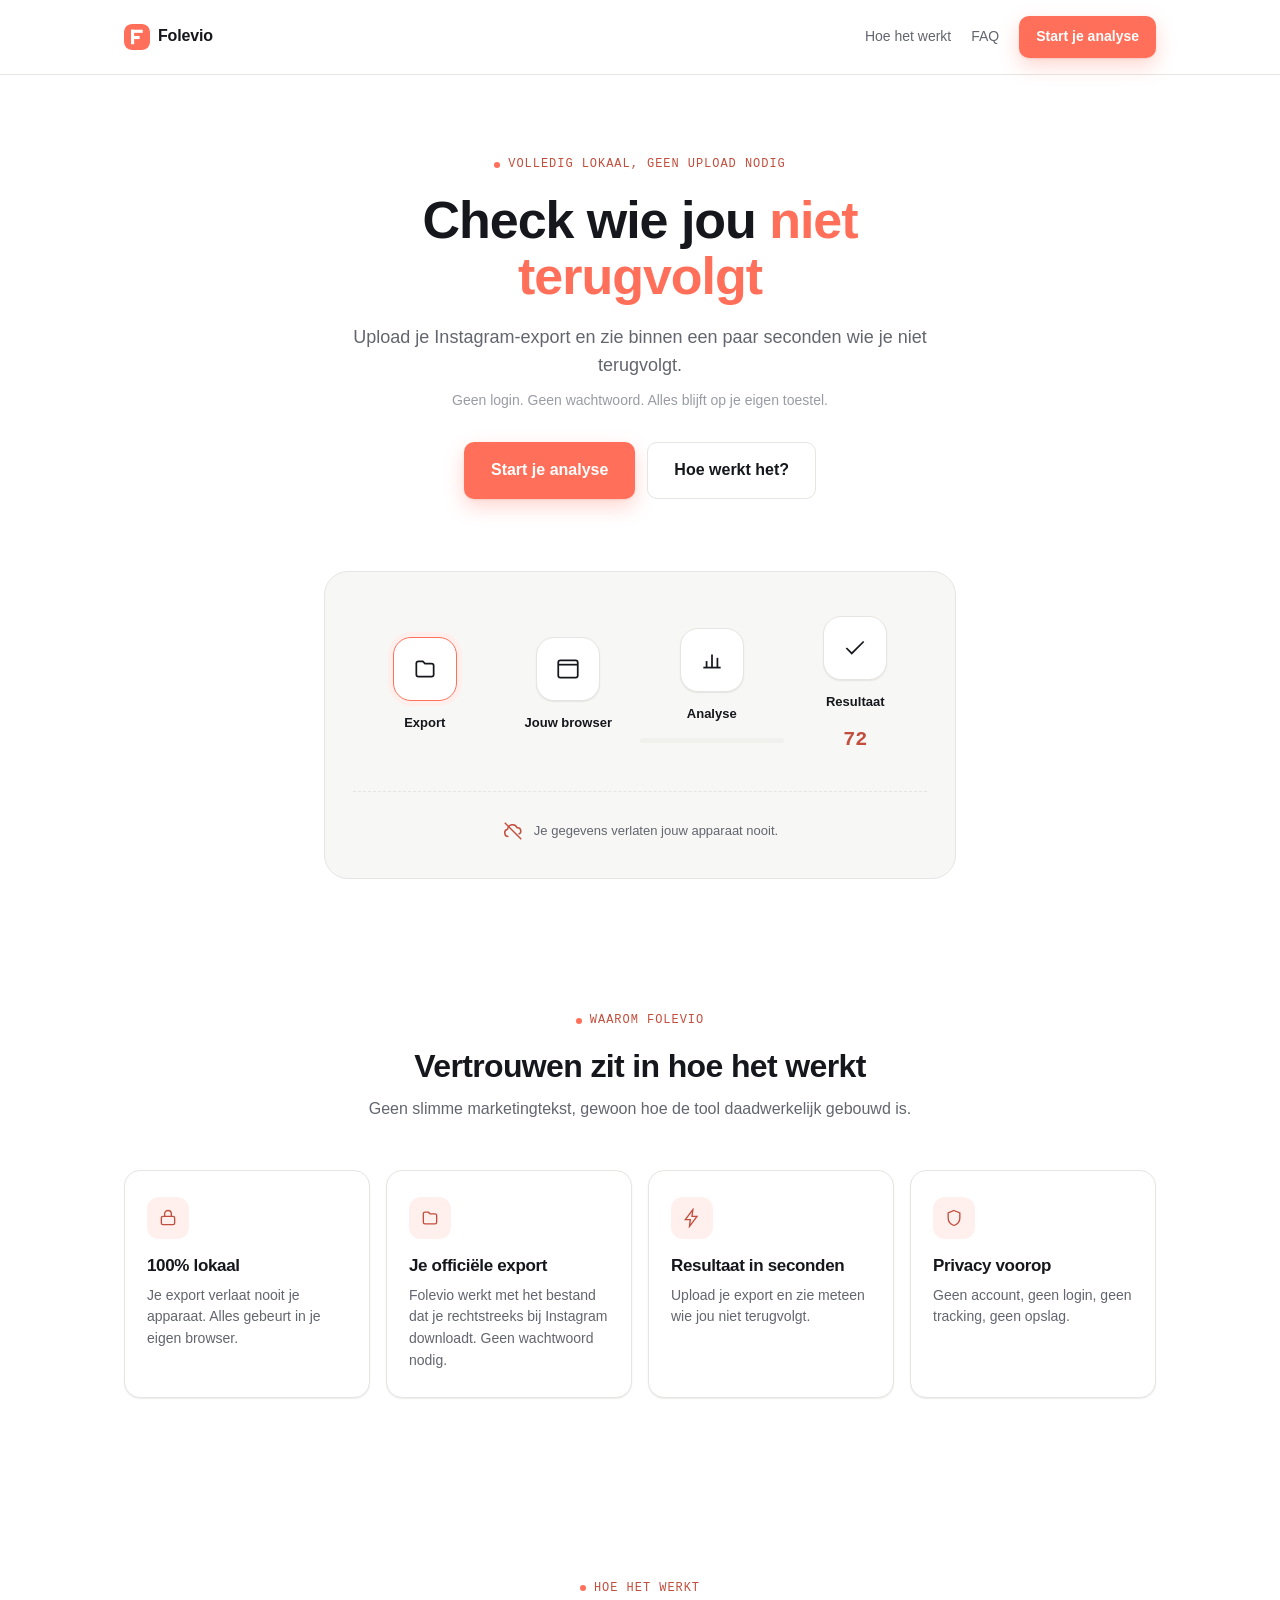
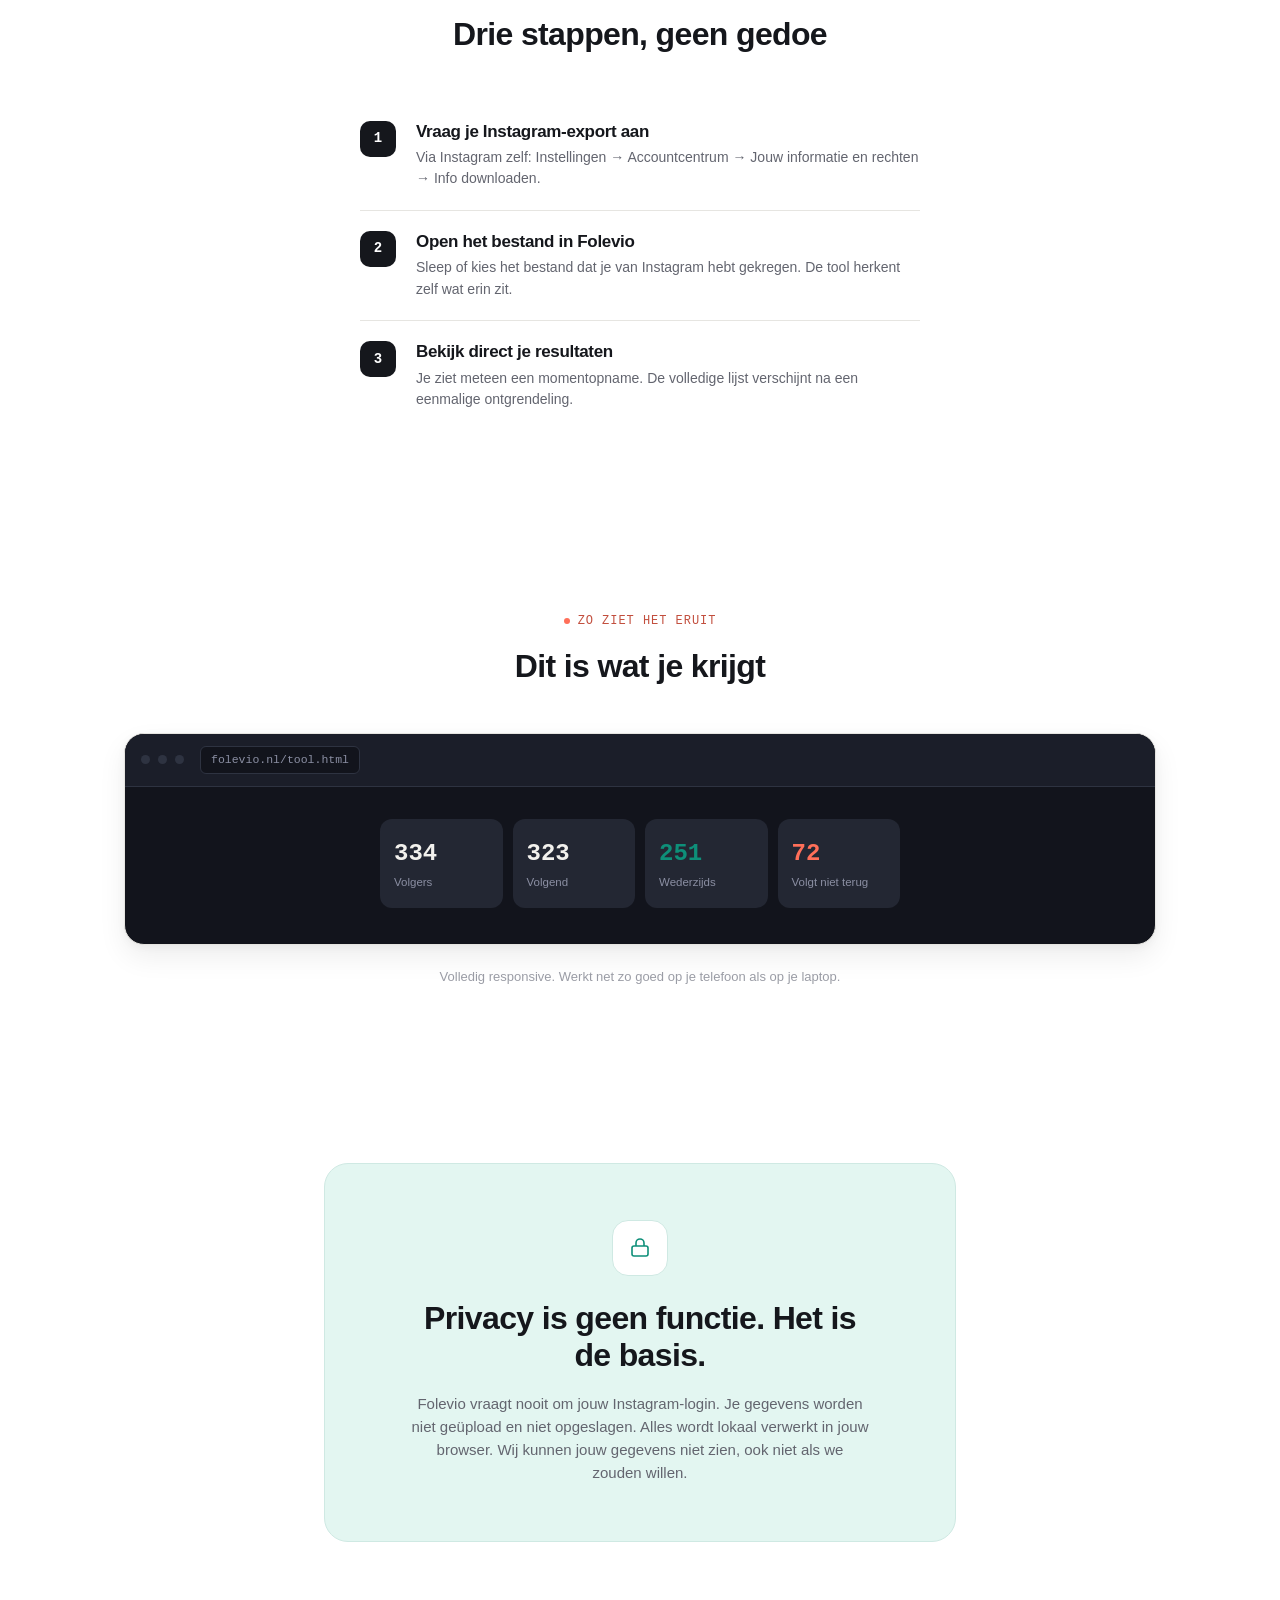
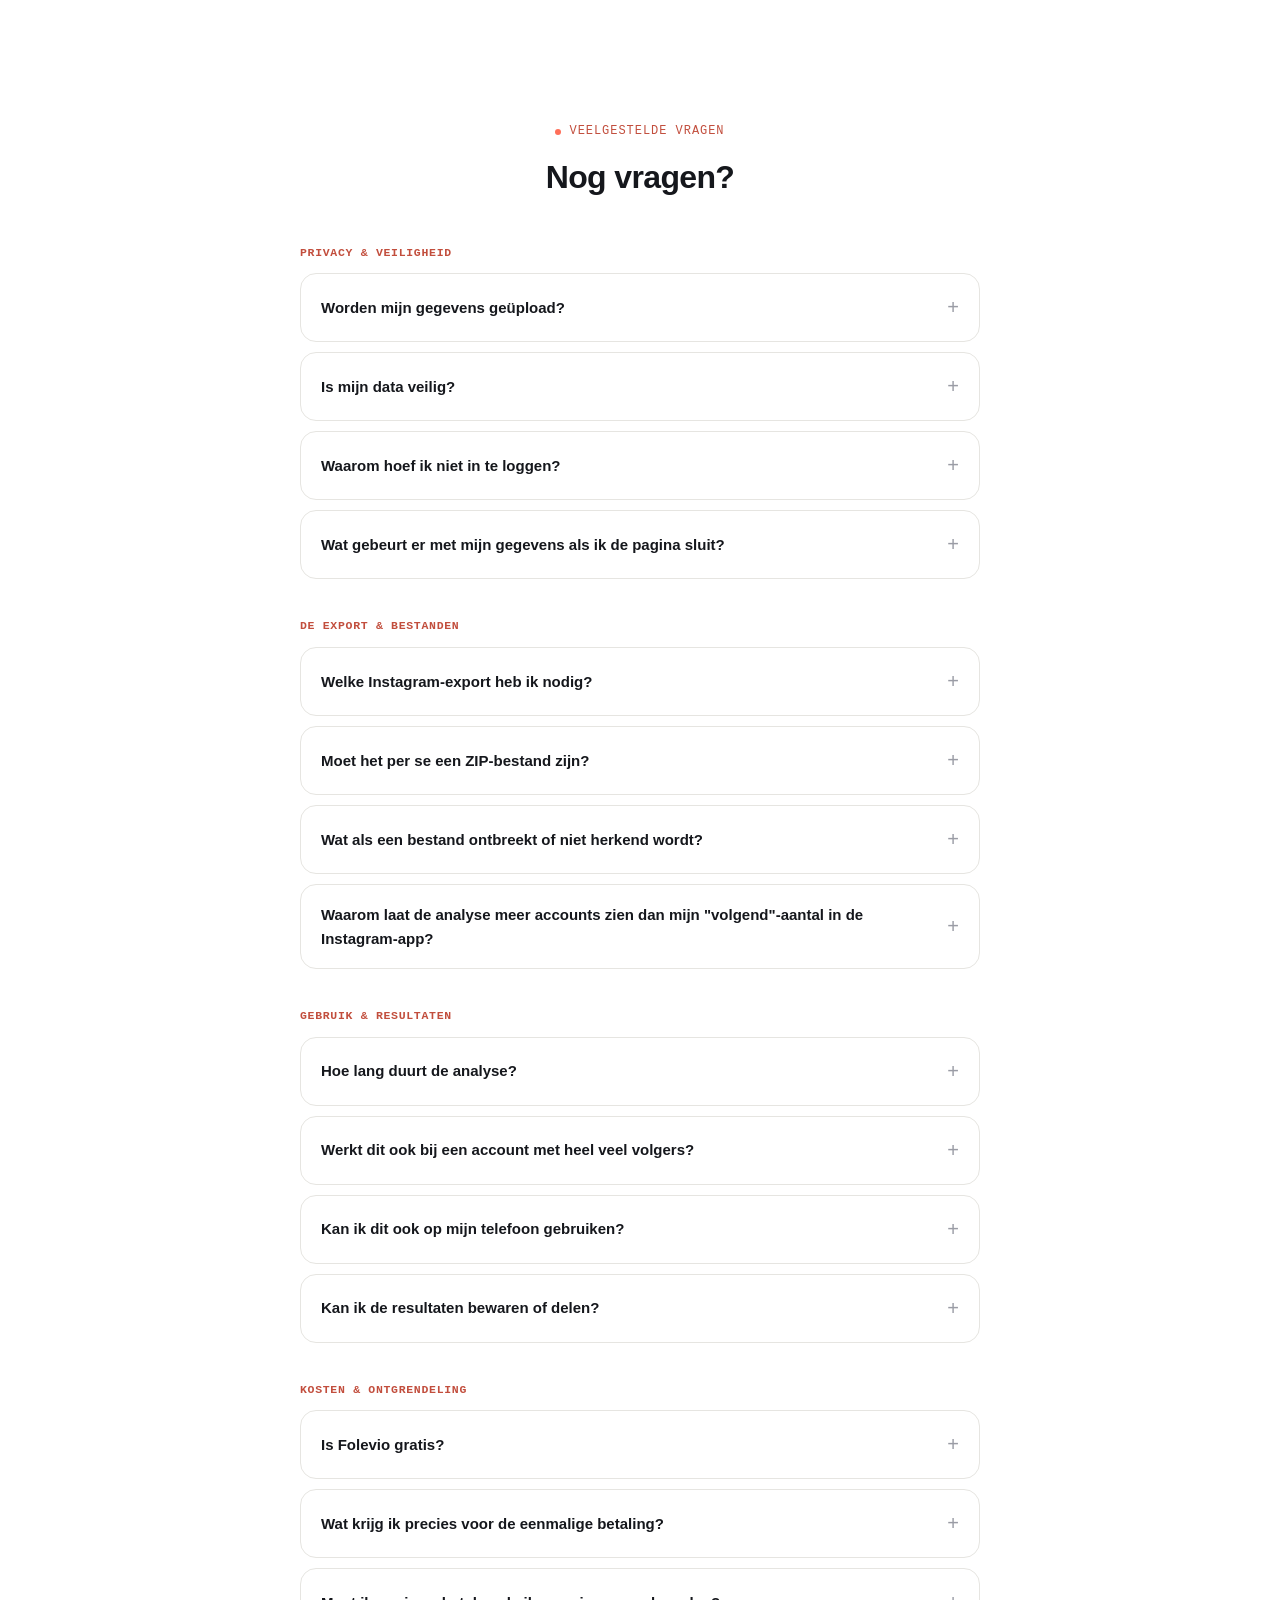
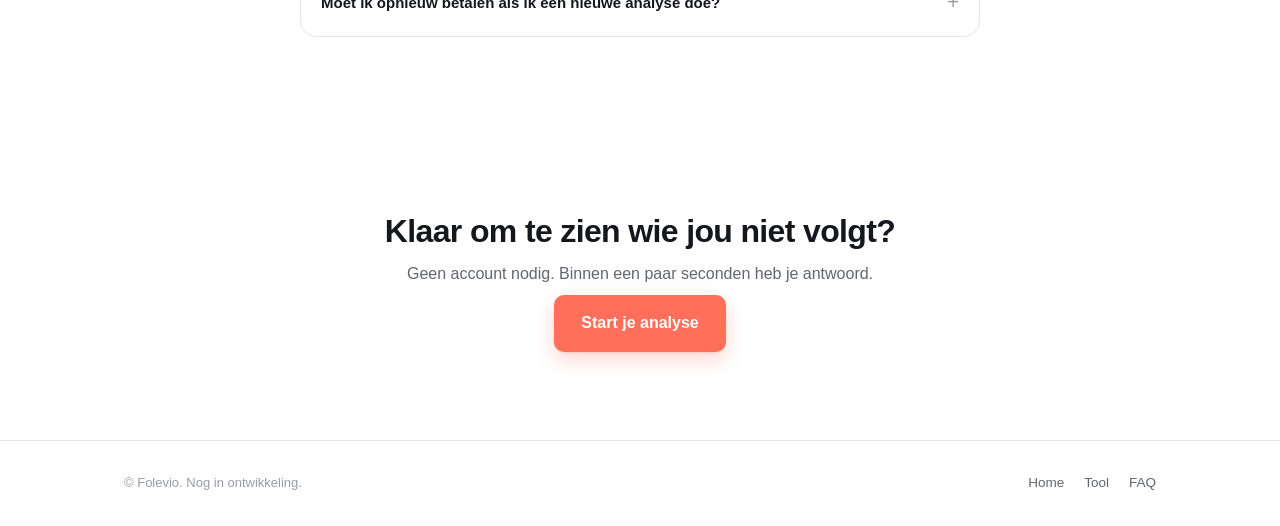
<file: index.html>
<!DOCTYPE html>
<html lang="nl">
<head>
<meta charset="UTF-8">
<meta name="viewport" content="width=device-width, initial-scale=1.0">
<title>Folevio | Check wie jou niet terugvolgt op Instagram</title>
<meta name="description" content="Upload je officiële Instagram-export en ontdek binnen enkele seconden wie jou niet terugvolgt. Geen login, geen wachtwoord, alles lokaal in je browser.">
<link rel="icon" type="image/svg+xml" href="logo.svg">
<link rel="icon" type="image/png" sizes="32x32" href="favicon-32x32.png">
<link rel="icon" type="image/png" sizes="16x16" href="favicon-16x16.png">
<link rel="apple-touch-icon" sizes="180x180" href="apple-touch-icon.png">
<link rel="shortcut icon" href="favicon.ico">
<link rel="stylesheet" href="styles.css">
</head>
<body>

<nav class="nav">
  <div class="nav-inner">
    <a href="index.html" class="brand">
      <svg class="brand-mark" viewBox="0 0 100 100" aria-hidden="true">
        <rect width="100" height="100" rx="26" fill="#FF6F59"/>
        <rect x="27" y="22" width="12" height="56" fill="#fff"/>
        <rect x="27" y="22" width="45" height="12" fill="#fff"/>
        <rect x="27" y="46" width="33" height="12" fill="#fff"/>
      </svg>
      Folevio
    </a>
    <div class="nav-actions">
      <a href="#hoe-het-werkt" class="nav-link">Hoe het werkt</a>
      <a href="#faq" class="nav-link">FAQ</a>
      <a href="tool.html" class="btn btn-primary" style="padding:9px 16px;font-size:14px;">Start je analyse</a>
    </div>
  </div>
</nav>

<main>

  <section class="hero">
    <div class="wrap hero-inner">
      <span class="eyebrow">Volledig lokaal, geen upload nodig</span>
      <h1>Check wie jou <span class="accent">niet terugvolgt</span></h1>
      <p class="hero-sub">
        Upload je Instagram-export en zie binnen een paar seconden wie je niet terugvolgt.
      </p>
      <p class="hero-sub-fine">
        Geen login. Geen wachtwoord. Alles blijft op je eigen toestel.
      </p>
      <div class="hero-actions">
        <a href="tool.html" class="btn btn-primary btn-lg">Start je analyse</a>
        <a href="#hoe-het-werkt" class="btn btn-ghost btn-lg">Hoe werkt het?</a>
      </div>

      <div class="flow">
        <div class="flow-steps">
          <div class="flow-node">
            <div class="flow-icon">
              <svg viewBox="0 0 24 24" fill="none" stroke="currentColor" stroke-width="1.6"><path d="M4 7a2 2 0 0 1 2-2h4l2 2h6a2 2 0 0 1 2 2v8a2 2 0 0 1-2 2H6a2 2 0 0 1-2-2V7z"/></svg>
            </div>
            <span class="flow-label">Export</span>
          </div>

          <div class="flow-node">
            <div class="flow-icon">
              <svg viewBox="0 0 24 24" fill="none" stroke="currentColor" stroke-width="1.6"><rect x="3" y="4" width="18" height="16" rx="2"/><path d="M3 8h18"/></svg>
            </div>
            <span class="flow-label">Jouw browser</span>
          </div>

          <div class="flow-node">
            <div class="flow-icon">
              <svg viewBox="0 0 24 24" fill="none" stroke="currentColor" stroke-width="1.6"><path d="M4 19h16"/><path d="M7 19v-6"/><path d="M12 19V7"/><path d="M17 19v-9"/></svg>
            </div>
            <span class="flow-label">Analyse</span>
            <div class="flow-progress"><div class="flow-progress-fill"></div></div>
          </div>

          <div class="flow-node">
            <div class="flow-icon">
              <svg viewBox="0 0 24 24" fill="none" stroke="currentColor" stroke-width="1.6"><path d="M20 6 9 17l-5-5"/></svg>
            </div>
            <span class="flow-label">Resultaat</span>
            <span class="flow-result-num">72</span>
          </div>
        </div>

        <div class="flow-nocloud">
          <svg viewBox="0 0 24 24" fill="none" stroke="currentColor" stroke-width="1.6"><path d="M7 18a4 4 0 0 1-1-7.87A5.5 5.5 0 0 1 16.5 8.5H17a3.5 3.5 0 0 1 1 6.86"/><path d="M3 3l18 18"/></svg>
          <span>Je gegevens verlaten jouw apparaat nooit.</span>
        </div>
      </div>
    </div>
  </section>

  <section id="waarom">
    <div class="wrap">
      <div class="section-head">
        <span class="eyebrow">Waarom Folevio</span>
        <h2>Vertrouwen zit in hoe het werkt</h2>
        <p>Geen slimme marketingtekst, gewoon hoe de tool daadwerkelijk gebouwd is.</p>
      </div>
      <div class="trust-grid">
        <div class="trust-card">
          <div class="trust-icon"><svg viewBox="0 0 24 24" fill="none" stroke="currentColor" stroke-width="1.6"><rect x="4" y="10" width="16" height="10" rx="2"/><path d="M8 10V7a4 4 0 0 1 8 0v3"/></svg></div>
          <h3>100% lokaal</h3>
          <p>Je export verlaat nooit je apparaat. Alles gebeurt in je eigen browser.</p>
        </div>
        <div class="trust-card">
          <div class="trust-icon"><svg viewBox="0 0 24 24" fill="none" stroke="currentColor" stroke-width="1.6"><path d="M4 7a2 2 0 0 1 2-2h4l2 2h6a2 2 0 0 1 2 2v8a2 2 0 0 1-2 2H6a2 2 0 0 1-2-2V7z"/></svg></div>
          <h3>Je officiële export</h3>
          <p>Folevio werkt met het bestand dat je rechtstreeks bij Instagram downloadt. Geen wachtwoord nodig.</p>
        </div>
        <div class="trust-card">
          <div class="trust-icon"><svg viewBox="0 0 24 24" fill="none" stroke="currentColor" stroke-width="1.6"><path d="M13 2 4 14h6l-1 8 9-12h-6l1-8z"/></svg></div>
          <h3>Resultaat in seconden</h3>
          <p>Upload je export en zie meteen wie jou niet terugvolgt.</p>
        </div>
        <div class="trust-card">
          <div class="trust-icon"><svg viewBox="0 0 24 24" fill="none" stroke="currentColor" stroke-width="1.6"><path d="M12 3l7 3v6c0 4.5-3 7.5-7 9-4-1.5-7-4.5-7-9V6l7-3z"/></svg></div>
          <h3>Privacy voorop</h3>
          <p>Geen account, geen login, geen tracking, geen opslag.</p>
        </div>
      </div>
    </div>
  </section>

  <section id="hoe-het-werkt">
    <div class="wrap">
      <div class="section-head">
        <span class="eyebrow">Hoe het werkt</span>
        <h2>Drie stappen, geen gedoe</h2>
      </div>
      <div class="steps">
        <div class="step-row">
          <span class="step-num">1</span>
          <div class="step-body">
            <h3>Vraag je Instagram-export aan</h3>
            <p>Via Instagram zelf: Instellingen → Accountcentrum → Jouw informatie en rechten → Info downloaden.</p>
          </div>
        </div>
        <div class="step-row">
          <span class="step-num">2</span>
          <div class="step-body">
            <h3>Open het bestand in Folevio</h3>
            <p>Sleep of kies het bestand dat je van Instagram hebt gekregen. De tool herkent zelf wat erin zit.</p>
          </div>
        </div>
        <div class="step-row">
          <span class="step-num">3</span>
          <div class="step-body">
            <h3>Bekijk direct je resultaten</h3>
            <p>Je ziet meteen een momentopname. De volledige lijst verschijnt na een eenmalige ontgrendeling.</p>
          </div>
        </div>
      </div>
    </div>
  </section>

  <section id="preview">
    <div class="wrap">
      <div class="section-head">
        <span class="eyebrow">Zo ziet het eruit</span>
        <h2>Dit is wat je krijgt</h2>
      </div>
      <div class="preview-frame">
        <div class="preview-chrome">
          <span class="preview-dot"></span><span class="preview-dot"></span><span class="preview-dot"></span>
          <span class="preview-url">folevio.nl/tool.html</span>
        </div>
        <div class="preview-body">
          <div class="preview-stats">
            <div class="preview-stat"><div class="num">334</div><div class="lbl">Volgers</div></div>
            <div class="preview-stat"><div class="num">323</div><div class="lbl">Volgend</div></div>
            <div class="preview-stat positive"><div class="num">251</div><div class="lbl">Wederzijds</div></div>
            <div class="preview-stat accent"><div class="num">72</div><div class="lbl">Volgt niet terug</div></div>
          </div>
        </div>
      </div>
      <p class="preview-caption">Volledig responsive. Werkt net zo goed op je telefoon als op je laptop.</p>
    </div>
  </section>

  <section id="privacy">
    <div class="wrap narrow">
      <div class="privacy-card">
        <div class="privacy-lock">
          <svg viewBox="0 0 24 24" fill="none" stroke="currentColor" stroke-width="1.6"><rect x="4" y="10" width="16" height="10" rx="2"/><path d="M8 10V7a4 4 0 0 1 8 0v3"/></svg>
        </div>
        <h2>Privacy is geen functie. Het is de basis.</h2>
        <p>
          Folevio vraagt nooit om jouw Instagram-login. Je gegevens worden niet
          geüpload en niet opgeslagen. Alles wordt lokaal verwerkt in jouw
          browser. Wij kunnen jouw gegevens niet zien, ook niet als we zouden willen.
        </p>
      </div>
    </div>
  </section>

  <section id="faq">
    <div class="wrap">
      <div class="section-head">
        <span class="eyebrow">Veelgestelde vragen</span>
        <h2>Nog vragen?</h2>
      </div>
      <div class="faq-list">

        <div class="faq-category">Privacy &amp; veiligheid</div>
        <details class="faq-item">
          <summary>Worden mijn gegevens geüpload?</summary>
          <p>Nee. Je bestand wordt gelezen en verwerkt in je eigen browser, met JavaScript dat lokaal draait. Er gaat niets naar een server. Folevio heeft geen server die je gegevens ooit te zien krijgt.</p>
        </details>
        <details class="faq-item">
          <summary>Is mijn data veilig?</summary>
          <p>Je data verlaat je apparaat nooit, dus er is niets te onderscheppen of te lekken.</p>
        </details>
        <details class="faq-item">
          <summary>Waarom hoef ik niet in te loggen?</summary>
          <p>Folevio praat niet met Instagram zelf. De tool leest alleen het exportbestand dat jij al hebt gedownload. Daar is geen login voor nodig.</p>
        </details>
        <details class="faq-item">
          <summary>Wat gebeurt er met mijn gegevens als ik de pagina sluit?</summary>
          <p>Alles verdwijnt automatisch. Er wordt niets bewaard op je apparaat, geen lokale opslag, geen cache. Sluit of ververs je de pagina, dan is alles weg. Binnen de tool kun je dit ook zelf afdwingen via "Alles wissen uit het geheugen".</p>
        </details>

        <div class="faq-category">De export &amp; bestanden</div>
        <details class="faq-item">
          <summary>Welke Instagram-export heb ik nodig?</summary>
          <p>De officiële export die je zelf bij Instagram aanvraagt, via Instellingen → Accountcentrum → Jouw informatie en rechten → Info downloaden. Zowel de JSON- als de HTML-versie werken.</p>
        </details>
        <details class="faq-item">
          <summary>Moet het per se een ZIP-bestand zijn?</summary>
          <p>Dat is de simpelste manier, maar niet de enige. Heb je je export al uitgepakt, dan kun je ook de losse bestanden of de hele map direct selecteren. De tool herkent zelf wat erin zit.</p>
        </details>
        <details class="faq-item">
          <summary>Wat als een bestand ontbreekt of niet herkend wordt?</summary>
          <p>Dan laat de tool precies zien wat al gevonden is en wat nog ontbreekt, met de optie om alleen het ontbrekende bestand toe te voegen. Je hoeft niet opnieuw te beginnen.</p>
        </details>
        <details class="faq-item">
          <summary>Waarom laat de analyse meer accounts zien dan mijn "volgend"-aantal in de Instagram-app?</summary>
          <p>Dat komt door accounts die inmiddels permanent verwijderd zijn. Instagram haalt die uit het aantal dat je live in de app ziet, maar in je export blijven ze staan. Deze accounts tellen dus wel mee in de analyse, ook al zie je ze niet meer terug in de app zelf.</p>
        </details>

        <div class="faq-category">Gebruik &amp; resultaten</div>
        <details class="faq-item">
          <summary>Hoe lang duurt de analyse?</summary>
          <p>Meestal een paar seconden. Bij een hele grote export kan het inlezen iets langer duren, maar alles blijft in je eigen browser gebeuren.</p>
        </details>
        <details class="faq-item">
          <summary>Werkt dit ook bij een account met heel veel volgers?</summary>
          <p>Ja, getest tot 100.000 volgers, inclusief exports die Instagram zelf al opsplitst in tientallen losse bestanden. Folevio voegt die automatisch samen.</p>
        </details>
        <details class="faq-item">
          <summary>Kan ik dit ook op mijn telefoon gebruiken?</summary>
          <p>Ja. Folevio is in de eerste plaats voor mobiel gebouwd en getest, naast desktop.</p>
        </details>
        <details class="faq-item">
          <summary>Kan ik de resultaten bewaren of delen?</summary>
          <p>Ja, na het ontgrendelen exporteer je de volledige lijst als PDF met klikbare profiellinks, of als CSV-bestand.</p>
        </details>

        <div class="faq-category">Kosten &amp; ontgrendeling</div>
        <details class="faq-item">
          <summary>Is Folevio gratis?</summary>
          <p>De momentopname, met de aantallen en een voorproefje, is gratis. De volledige lijst ontgrendel je met een eenmalige betaling per analyse.</p>
        </details>
        <details class="faq-item">
          <summary>Wat krijg ik precies voor de eenmalige betaling?</summary>
          <p>De volledige lijst van accounts die jou niet terugvolgen, het omgekeerde overzicht van wie jij niet terugvolgt, en de mogelijkheid om te zoeken en te exporteren.</p>
        </details>
        <details class="faq-item">
          <summary>Moet ik opnieuw betalen als ik een nieuwe analyse doe?</summary>
          <p>Ja. Eén betaling geldt voor één momentopname. Start je een nieuwe analyse met een vernieuwde export, dan ontgrendel je die apart.</p>
        </details>

      </div>
    </div>
  </section>

  <section class="final-cta">
    <div class="wrap narrow">
      <h2>Klaar om te zien wie jou niet volgt?</h2>
      <p style="margin-top:12px;">Geen account nodig. Binnen een paar seconden heb je antwoord.</p>
      <a href="tool.html" class="btn btn-primary btn-lg">Start je analyse</a>
    </div>
  </section>

</main>

<footer>
  <div class="wrap footer-inner">
    <span class="footer-brand">© Folevio. Nog in ontwikkeling.</span>
    <nav class="footer-nav">
      <a href="index.html">Home</a>
      <a href="tool.html">Tool</a>
      <a href="#faq">FAQ</a>
    </nav>
  </div>
</footer>

<script>
(function(){
  "use strict";
  var flow = document.querySelector('.flow');
  var reducedFlow = window.matchMedia('(prefers-reduced-motion: reduce)').matches;

  if (flow && !reducedFlow) {
    var flowIcons = Array.prototype.slice.call(flow.querySelectorAll('.flow-icon'));
    var progressFill = flow.querySelector('.flow-progress-fill');
    var ANALYSE_INDEX = 2; // derde node ("Analyse"), 0-indexed
    var STEP_MS = 1500;
    var flowTimer = null;
    var flowIndex = 0;

    function setActiveStep(i){
      flowIcons.forEach(function(icon, idx){
        icon.classList.toggle('active', idx === i);
      });
      if (progressFill) progressFill.classList.toggle('active', i === ANALYSE_INDEX);
    }

    function startFlow(){
      if (flowTimer) return;
      setActiveStep(flowIndex);
      flowTimer = setInterval(function(){
        flowIndex = (flowIndex + 1) % flowIcons.length;
        setActiveStep(flowIndex);
      }, STEP_MS);
    }

    function stopFlow(){
      if (flowTimer) { clearInterval(flowTimer); flowTimer = null; }
    }

    if ('IntersectionObserver' in window) {
      var flowObs = new IntersectionObserver(function(entries){
        entries.forEach(function(entry){
          if (entry.isIntersecting) startFlow(); else stopFlow();
        });
      }, { threshold: 0.2 });
      flowObs.observe(flow);
    } else {
      startFlow();
    }
  }

  var el = document.querySelector('.flow-result-num');
  if (!el) return;
  var target = parseInt(el.textContent, 10);
  var reduced = window.matchMedia('(prefers-reduced-motion: reduce)').matches;
  if (reduced || !('IntersectionObserver' in window)) return;

  var done = false;
  var obs = new IntersectionObserver(function(entries){
    entries.forEach(function(entry){
      if (entry.isIntersecting && !done) {
        done = true;
        var start = null;
        var duration = 900;
        function step(ts){
          if (!start) start = ts;
          var progress = Math.min((ts - start) / duration, 1);
          el.textContent = Math.round(progress * target);
          if (progress < 1) requestAnimationFrame(step);
        }
        requestAnimationFrame(step);
        obs.disconnect();
      }
    });
  }, { threshold: 0.6 });
  obs.observe(el);
})();
</script>

</body>
</html>
</file>
<file: styles.css>
/* ===========================================================
   Folevio — lichte, premium marketingpagina
   Licht thema (marketing) + donkere accent-secties (privacy,
   dashboard-preview) — gedeelde coral/teal identiteit met de
   tool zelf, alleen het draagvlak (licht i.p.v. donker) wisselt.
   =========================================================== */

:root{
  --bg:#FFFFFF;
  --surface:#F7F7F5;
  --surface-2:#F0F0EC;
  --border:#E6E5E1;

  --text:#15171C;
  --text-muted:#63656F;
  --text-faint:#9A9CA5;

  --coral:#FF6F59;
  --coral-dim:#FFF0ED;
  --coral-deep:#C24E3D;
  --teal:#0E8F79;
  --teal-dim:#E3F6F1;

  --dark-bg:#12141C;
  --dark-surface:#1B1E29;
  --dark-surface-2:#232733;
  --dark-border:#2E3341;
  --dark-text:#F2F1ED;
  --dark-text-muted:#8B8FA3;

  --radius-lg:20px;
  --radius-md:16px;
  --radius-sm:10px;

  --font-sans: -apple-system, BlinkMacSystemFont, "Segoe UI", Roboto, Helvetica, Arial, sans-serif;
  --font-mono: ui-monospace, "SF Mono", "Cascadia Mono", "Roboto Mono", Consolas, monospace;

  --shadow-sm: 0 1px 2px rgba(20,20,20,.05), 0 1px 1px rgba(20,20,20,.03);
  --shadow-md: 0 12px 28px rgba(20,20,20,.07), 0 2px 8px rgba(20,20,20,.04);
}

*{box-sizing:border-box;}
html{-webkit-text-size-adjust:100%;scroll-behavior:smooth;}
body{
  margin:0;
  background:var(--bg);
  color:var(--text);
  font-family:var(--font-sans);
  line-height:1.55;
  -webkit-font-smoothing:antialiased;
}

.wrap{max-width:1080px;margin:0 auto;padding:0 24px;}
.narrow{max-width:680px;margin:0 auto;}

section{padding:88px 0;}
@media (max-width:640px){ section{padding:56px 0;} }

h1,h2,h3{margin:0;font-weight:600;letter-spacing:-0.02em;color:var(--text);}
h1{font-size:52px;line-height:1.08;}
h2{font-size:32px;line-height:1.15;}
h3{font-size:17px;line-height:1.3;}
p{margin:0;color:var(--text-muted);}

@media (max-width:640px){
  h1{font-size:34px;}
  h2{font-size:24px;}
}

.eyebrow{
  font-family:var(--font-mono);
  font-size:12px;
  letter-spacing:.08em;
  text-transform:uppercase;
  color:var(--coral-deep);
  display:inline-flex;
  align-items:center;
  gap:8px;
  margin-bottom:18px;
}
.eyebrow::before{
  content:"";
  width:6px;height:6px;border-radius:50%;
  background:var(--coral);
  display:inline-block;
}

.section-head{max-width:560px;margin:0 auto 48px;text-align:center;}
.section-head p{margin-top:12px;font-size:16px;}

/* ---------- Nav ---------- */

.nav{
  position:sticky;top:0;z-index:20;
  background:rgba(255,255,255,.82);
  backdrop-filter:blur(10px);
  border-bottom:1px solid var(--border);
}
.nav-inner{
  max-width:1080px;margin:0 auto;padding:16px 24px;
  display:flex;align-items:center;justify-content:space-between;
}
.brand{
  font-weight:700;font-size:16px;letter-spacing:-0.01em;color:var(--text);
  text-decoration:none;display:flex;align-items:center;gap:8px;
}
.brand-mark{
  width:26px;height:26px;border-radius:8px;
  flex:none;
}
.nav-actions{display:flex;align-items:center;gap:20px;}
.nav-link{
  color:var(--text-muted);text-decoration:none;font-size:14px;font-weight:500;
}
.nav-link:hover{color:var(--text);}

@media (max-width:560px){
  .nav-link{display:none;}
  .nav-actions{gap:0;}
}

/* ---------- Buttons ---------- */

.btn{
  display:inline-flex;align-items:center;justify-content:center;gap:8px;
  padding:13px 22px;
  border-radius:var(--radius-sm);
  font-family:var(--font-sans);
  font-size:15px;font-weight:600;
  text-decoration:none;
  border:1px solid transparent;
  cursor:pointer;
  transition:transform .12s ease, filter .15s ease, background .15s ease, box-shadow .15s ease;
}
.btn:active{transform:scale(.98);}

.btn-primary{
  background:var(--coral);
  color:#fff;
  box-shadow:0 1px 2px rgba(194,78,61,.15), 0 8px 20px rgba(255,111,89,.28);
}
.btn-primary:hover{filter:brightness(1.05);}

.btn-ghost{
  background:#fff;
  color:var(--text);
  border:1px solid var(--border);
}
.btn-ghost:hover{background:var(--surface);}

.btn-lg{padding:15px 26px;font-size:16px;}

/* ---------- Hero ---------- */

.hero{padding:76px 0 40px;}
.hero-inner{text-align:center;max-width:680px;margin:0 auto;}
.hero h1 .accent{color:var(--coral);}
.hero-sub{font-size:18px;margin:20px 0 8px;}
.hero-sub-fine{font-size:14px;color:var(--text-faint);margin-top:10px;}
.hero-actions{
  display:flex;justify-content:center;gap:12px;margin-top:30px;flex-wrap:wrap;
}

/* ---------- Privacy flow (signature animation) ---------- */

.flow{
  margin-top:72px;
  border:1px solid var(--border);
  border-radius:24px;
  background:var(--surface);
  padding:44px 28px 36px;
}

.flow-steps{
  display:flex;align-items:center;justify-content:center;gap:0;
  position:relative;
  max-width:640px;margin:0 auto;
}

.flow-node{
  position:relative;z-index:2;
  flex:1;
  display:flex;flex-direction:column;align-items:center;gap:12px;
  text-align:center;
}
.flow-icon{
  width:64px;height:64px;border-radius:18px;
  background:#fff;
  border:1px solid var(--border);
  display:flex;align-items:center;justify-content:center;
  box-shadow:var(--shadow-sm);
  transition:none;
}
.flow-icon svg{width:26px;height:26px;color:var(--text);}
.flow-label{font-size:13px;font-weight:600;color:var(--text);}

/* Precies één icoon tegelijk actief. JavaScript bepaalt welke, dat
   voorkomt de timing-onbetrouwbaarheid van CSS animation-delay
   gecombineerd met pauzeren/hervatten. */
.flow-icon.active{
  border-color:var(--coral);
  box-shadow:0 0 0 5px var(--coral-dim);
}

.flow-progress{
  width:100%;height:5px;border-radius:99px;
  background:var(--surface-2);
  overflow:hidden;margin-top:2px;
}
.flow-progress-fill{
  height:100%;width:100%;border-radius:99px;
  background:var(--coral);
  transform:scaleX(0);
  transform-origin:left;
  transition:transform 1.1s ease-in-out;
  will-change:transform;
}
.flow-progress-fill.active{
  transform:scaleX(1);
}

.flow-result-num{
  font-family:var(--font-mono);
  font-size:20px;font-weight:700;color:var(--coral-deep);
}

.flow-nocloud{
  display:flex;align-items:center;justify-content:center;gap:10px;
  margin-top:36px;padding-top:28px;
  border-top:1px dashed var(--border);
  font-size:13px;color:var(--text-muted);
}
.flow-nocloud svg{width:22px;height:22px;color:var(--coral-deep);flex:none;}

@media (max-width:640px){
  .flow{padding:32px 18px 28px;}
  .flow-steps{flex-direction:column;gap:26px;}
  .flow-icon{width:52px;height:52px;}
}

@media (prefers-reduced-motion: reduce){
  .flow-icon,.flow-progress-fill{transition:none;}
}

/* ---------- Trust cards ---------- */

.trust-grid{
  display:grid;grid-template-columns:repeat(4,1fr);gap:16px;
}
@media (max-width:900px){ .trust-grid{grid-template-columns:1fr 1fr;} }
@media (max-width:520px){ .trust-grid{grid-template-columns:1fr;} }

.trust-card{
  background:#fff;
  border:1px solid var(--border);
  border-radius:var(--radius-md);
  padding:26px 22px;
  box-shadow:var(--shadow-sm);
}
.trust-icon{
  width:42px;height:42px;border-radius:12px;
  background:var(--coral-dim);
  display:flex;align-items:center;justify-content:center;
  margin-bottom:16px;
}
.trust-icon svg{width:20px;height:20px;color:var(--coral-deep);}
.trust-card h3{margin-bottom:8px;}
.trust-card p{font-size:14px;}

/* ---------- Steps ---------- */

.steps{display:flex;flex-direction:column;gap:0;max-width:560px;margin:0 auto;}
.step-row{display:flex;gap:20px;padding:20px 0;}
.step-row + .step-row{border-top:1px solid var(--border);}
.step-num{
  flex:none;
  width:36px;height:36px;border-radius:10px;
  background:var(--text);color:#fff;
  font-family:var(--font-mono);font-size:14px;font-weight:700;
  display:flex;align-items:center;justify-content:center;
}
.step-body h3{margin-bottom:4px;}
.step-body p{font-size:14px;}

/* ---------- Dashboard preview ---------- */

.preview-frame{
  border-radius:var(--radius-lg);
  border:1px solid var(--border);
  background:var(--dark-bg);
  overflow:hidden;
  box-shadow:var(--shadow-md);
}
.preview-chrome{
  display:flex;align-items:center;gap:8px;
  padding:12px 16px;
  background:var(--dark-surface);
  border-bottom:1px solid var(--dark-border);
}
.preview-dot{width:9px;height:9px;border-radius:50%;background:var(--dark-border);}
.preview-url{
  margin-left:8px;
  font-family:var(--font-mono);font-size:11.5px;color:var(--dark-text-muted);
  background:var(--dark-bg);
  border:1px solid var(--dark-border);
  border-radius:6px;padding:4px 10px;
}
.preview-body{padding:32px 24px 36px;}
.preview-stats{
  display:grid;grid-template-columns:repeat(4,1fr);gap:10px;
  max-width:520px;margin:0 auto;
}
@media (max-width:640px){ .preview-stats{grid-template-columns:1fr 1fr;} }
.preview-stat{
  background:var(--dark-surface-2);
  border-radius:12px;padding:16px 14px;
}
.preview-stat .num{font-family:var(--font-mono);font-size:24px;font-weight:600;color:var(--dark-text);}
.preview-stat .lbl{font-size:11.5px;color:var(--dark-text-muted);margin-top:2px;}
.preview-stat.positive .num{color:var(--teal);}
.preview-stat.accent .num{color:var(--coral);}
.preview-caption{
  text-align:center;margin-top:22px;font-size:13px;color:var(--text-faint);
}

/* ---------- Privacy statement card ---------- */
/* Light theme, on purpose: "dark" on this page is reserved exclusively for
   moments that show the real tool (see .preview-frame). This card makes its
   point through color accent and typographic weight instead. */

.privacy-card{
  background:var(--teal-dim);
  border:1px solid #CFE9E3;
  border-radius:24px;
  padding:56px 32px;
  text-align:center;
}
.privacy-lock{
  width:56px;height:56px;border-radius:16px;
  background:#fff;
  border:1px solid #CFE9E3;
  display:flex;align-items:center;justify-content:center;
  margin:0 auto 24px;
}
.privacy-lock svg{width:24px;height:24px;color:var(--teal);}
.privacy-card h2{color:var(--text);max-width:460px;margin:0 auto;}
.privacy-card p{color:var(--text-muted);max-width:460px;margin:18px auto 0;font-size:15px;}

/* ---------- FAQ ---------- */

.faq-list{max-width:680px;margin:0 auto;display:flex;flex-direction:column;gap:10px;}
.faq-category{
  font-family:var(--font-mono);
  font-size:11.5px;
  font-weight:700;
  letter-spacing:.06em;
  text-transform:uppercase;
  color:var(--coral-deep);
  margin:28px 0 2px;
}
.faq-category:first-child{margin-top:0;}
.faq-item{
  border:1px solid var(--border);
  border-radius:var(--radius-md);
  background:#fff;
  overflow:hidden;
}
.faq-item summary{
  list-style:none;cursor:pointer;
  padding:18px 20px;
  font-weight:600;font-size:15px;
  display:flex;align-items:center;justify-content:space-between;gap:12px;
}
.faq-item summary::-webkit-details-marker{display:none;}
.faq-item summary::after{
  content:"+";
  font-size:20px;font-weight:400;color:var(--text-faint);
  flex:none;transition:transform .15s ease;
}
.faq-item[open] summary::after{transform:rotate(45deg);}
.faq-item p{padding:0 20px 18px;font-size:14.5px;}

/* ---------- Final CTA ---------- */

.final-cta{text-align:center;}
.final-cta .btn{margin-top:8px;}

/* ---------- Footer ---------- */

footer{
  border-top:1px solid var(--border);
  padding:32px 0;
}
.footer-inner{
  display:flex;align-items:center;justify-content:space-between;
  flex-wrap:wrap;gap:12px;
}
.footer-nav{display:flex;gap:20px;}
.footer-nav a{color:var(--text-muted);text-decoration:none;font-size:13.5px;}
.footer-nav a:hover{color:var(--text);}
.footer-brand{font-size:13px;color:var(--text-faint);}

/* ---------- Focus & motion ---------- */

a:focus-visible,button:focus-visible{outline:2px solid var(--teal);outline-offset:2px;}

@media (prefers-reduced-motion: reduce){
  html{scroll-behavior:auto;}
  *{transition:none !important;}
}
</file>
